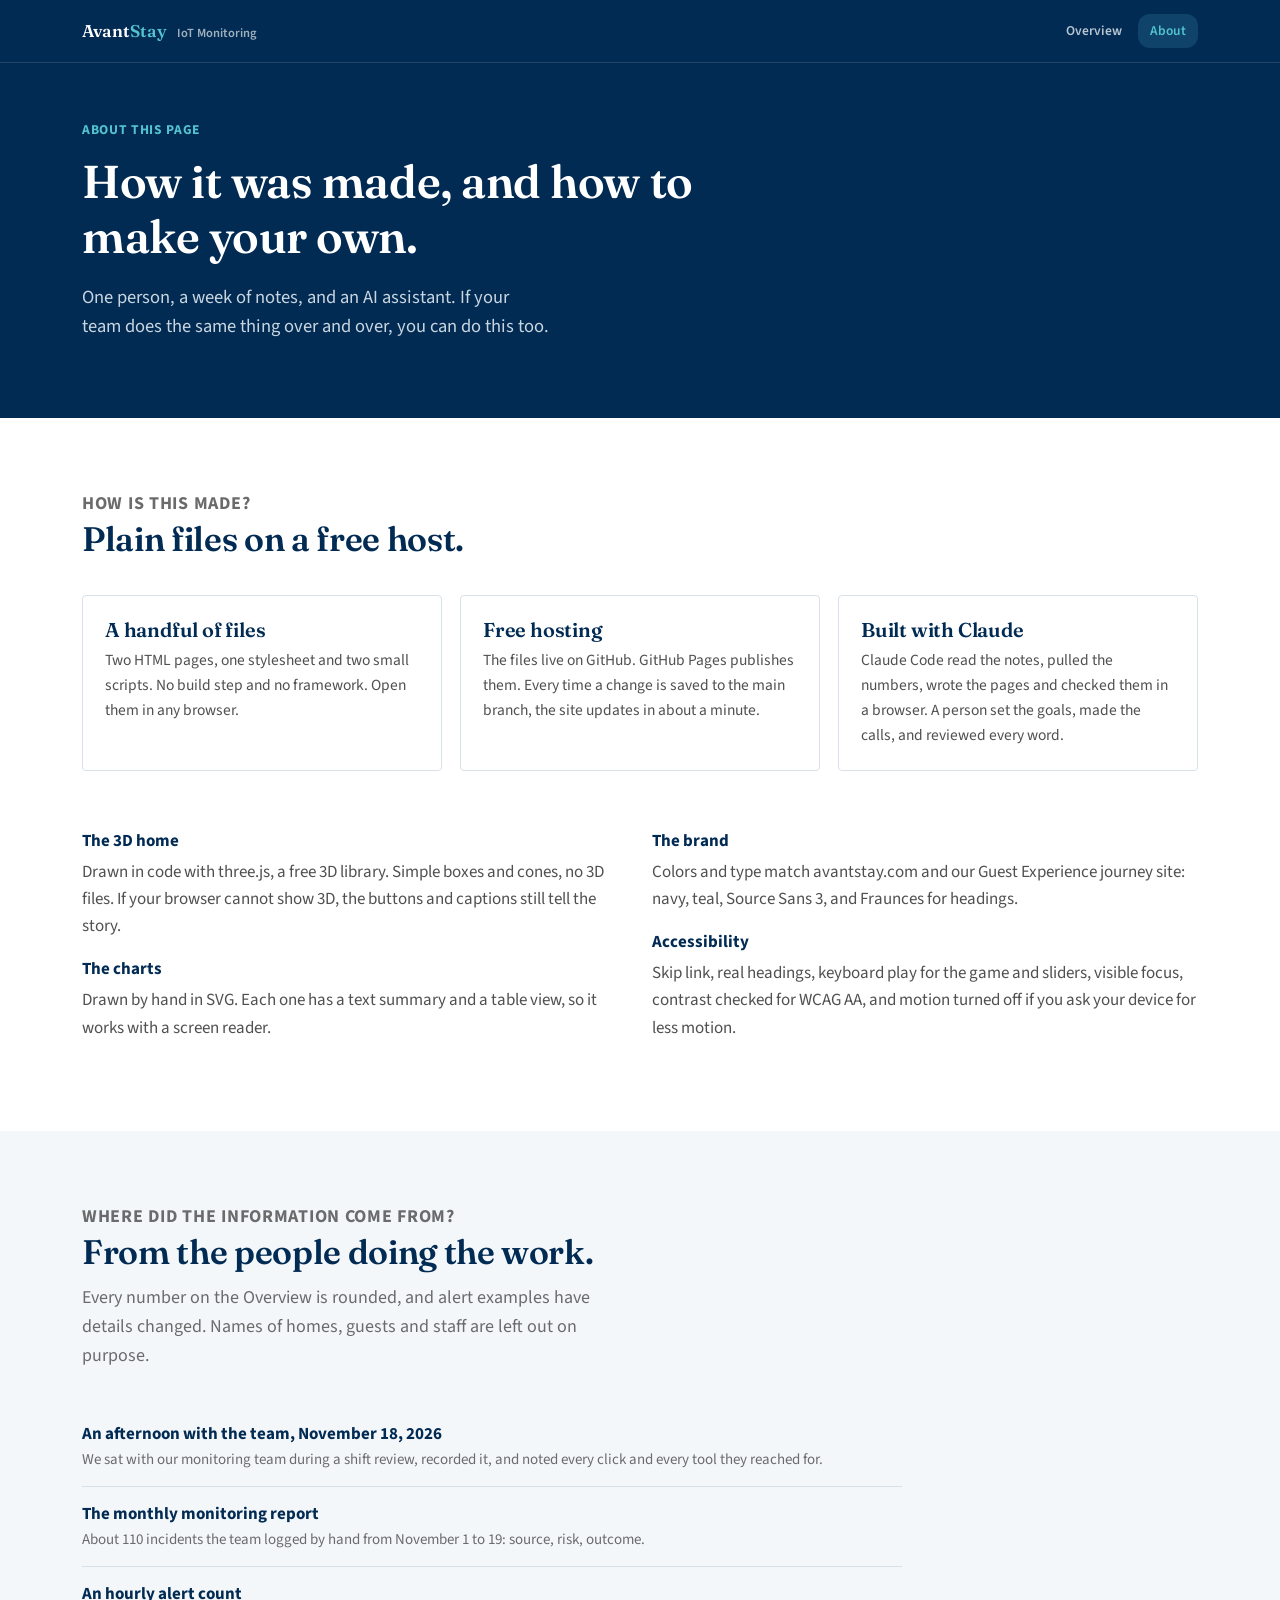
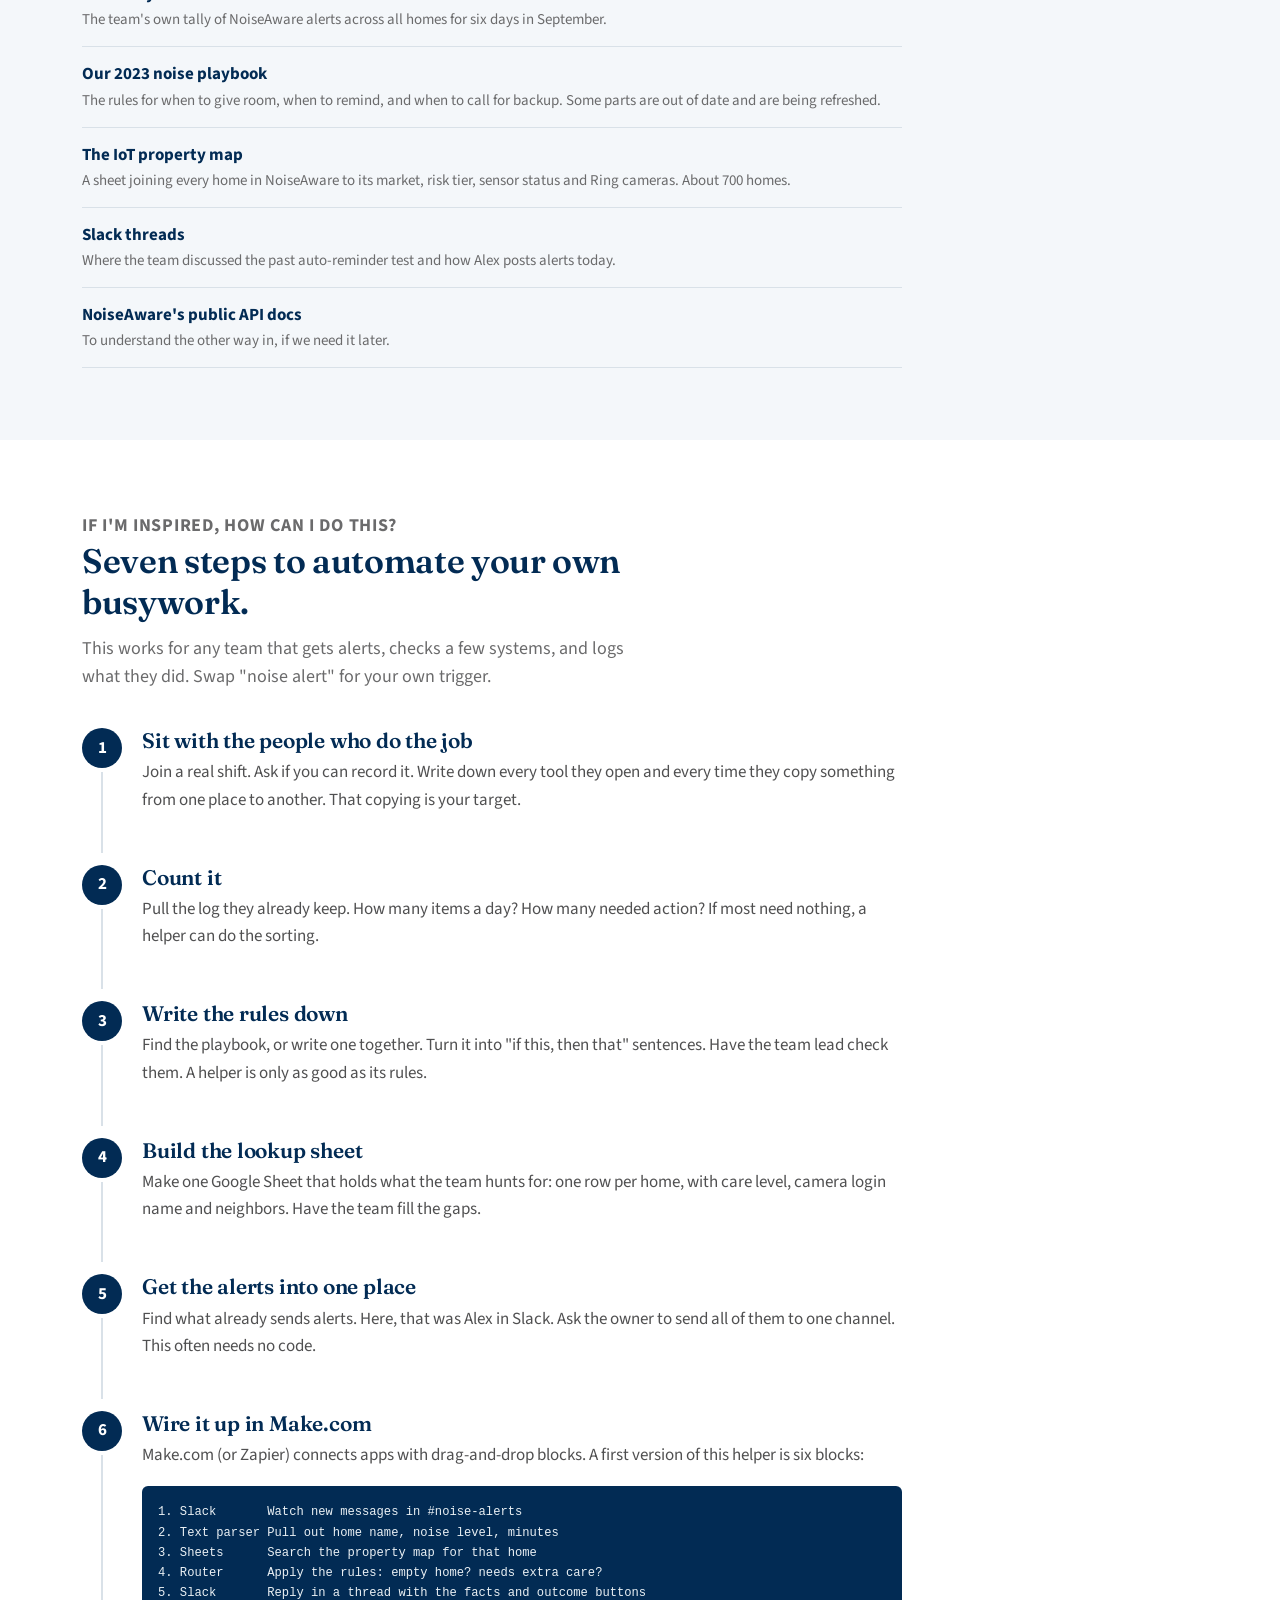
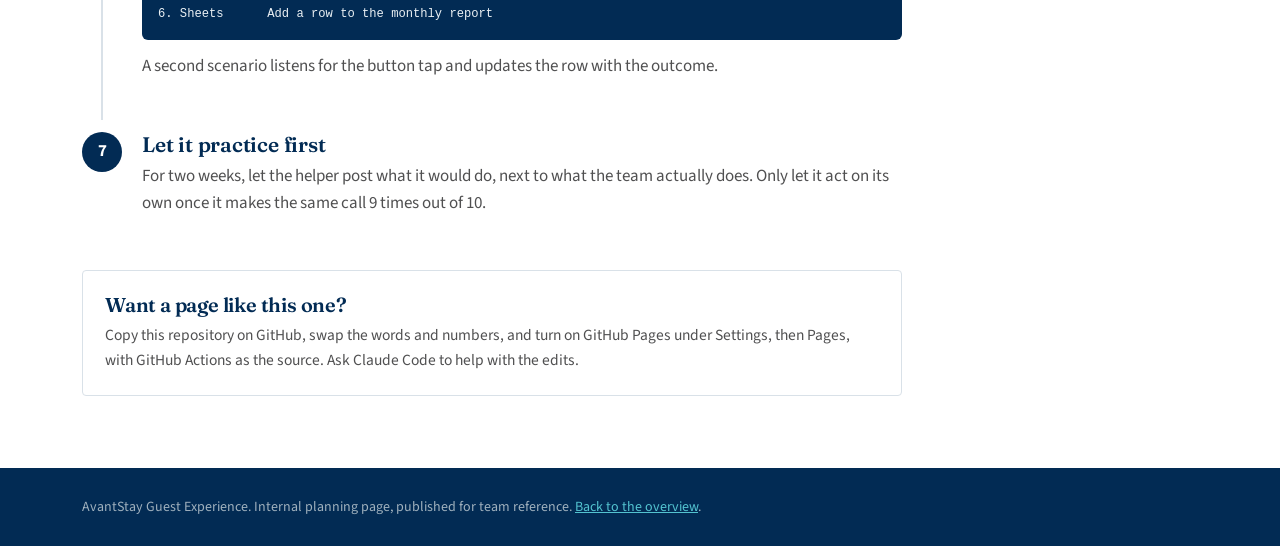
<file: about.html>
<!DOCTYPE html>
<html lang="en">
<head>
<meta charset="UTF-8">
<meta name="viewport" content="width=device-width, initial-scale=1.0">
<title>About This Page | AvantStay IoT Monitoring</title>
<meta name="description" content="How the IoT monitoring plan page was made, where its information came from, and how to build an automation like it yourself.">
<link rel="preconnect" href="https://fonts.googleapis.com">
<link rel="preconnect" href="https://fonts.gstatic.com" crossorigin>
<link href="https://fonts.googleapis.com/css2?family=Fraunces:opsz,wght@9..144,500;9..144,600;9..144,700&family=Source+Sans+3:wght@400;600;700&display=swap" rel="stylesheet">
<link rel="stylesheet" href="assets/site.css?v=5">
</head>
<body>
<a class="skip-link" href="#main">Skip to content</a>

<header class="topbar on-dark">
  <div class="wrap">
    <a class="wordmark" href="./">Avant<span>Stay</span><small>IoT Monitoring</small></a>
    <nav class="topnav" aria-label="Pages">
      <a href="./">Overview</a>
      <a href="about.html" aria-current="page">About</a>
    </nav>
  </div>
</header>

<main id="main">

<section class="hero on-dark" aria-labelledby="about-title">
  <div class="wrap">
    <p class="eyebrow">About this page</p>
    <h1 id="about-title" style="max-width:20ch">How it was made, and how to make your own.</h1>
    <p class="lede">One person, a week of notes, and an AI assistant. If your team does the same thing over and over, you can do this too.</p>
  </div>
</section>

<section aria-labelledby="made-title">
  <div class="wrap">
    <div class="section-head">
      <p class="tag">How is this made?</p>
      <h2 id="made-title">Plain files on a free host.</h2>
    </div>
    <div class="grid-3">
      <div class="card">
        <h3 style="margin-top:0">A handful of files</h3>
        <p>Two HTML pages, one stylesheet and two small scripts. No build step and no framework. Open them in any browser.</p>
      </div>
      <div class="card">
        <h3 style="margin-top:0">Free hosting</h3>
        <p>The files live on GitHub. GitHub Pages publishes them. Every time a change is saved to the main branch, the site updates in about a minute.</p>
      </div>
      <div class="card">
        <h3 style="margin-top:0">Built with Claude</h3>
        <p>Claude Code read the notes, pulled the numbers, wrote the pages and checked them in a browser. A person set the goals, made the calls, and reviewed every word.</p>
      </div>
    </div>
    <div class="grid-2" style="margin-top:24px">
      <dl class="prd">
        <dt>The 3D home</dt>
        <dd>Drawn in code with three.js, a free 3D library. Simple boxes and cones, no 3D files. If your browser cannot show 3D, the buttons and captions still tell the story.</dd>
        <dt>The charts</dt>
        <dd>Drawn by hand in SVG. Each one has a text summary and a table view, so it works with a screen reader.</dd>
      </dl>
      <dl class="prd">
        <dt>The brand</dt>
        <dd>Colors and type match avantstay.com and our Guest Experience journey site: navy, teal, Source Sans 3, and Fraunces for headings.</dd>
        <dt>Accessibility</dt>
        <dd>Skip link, real headings, keyboard play for the game and sliders, visible focus, contrast checked for WCAG AA, and motion turned off if you ask your device for less motion.</dd>
      </dl>
    </div>
  </div>
</section>

<section class="alt" aria-labelledby="source-title">
  <div class="wrap">
    <div class="section-head">
      <p class="tag">Where did the information come from?</p>
      <h2 id="source-title">From the people doing the work.</h2>
      <p>Every number on the Overview is rounded, and alert examples have details changed. Names of homes, guests and staff are left out on purpose.</p>
    </div>
    <ul class="source-list" style="max-width:820px">
      <li><b>An afternoon with the team, November 18, 2026</b><span>We sat with our monitoring team during a shift review, recorded it, and noted every click and every tool they reached for.</span></li>
      <li><b>The monthly monitoring report</b><span>About 110 incidents the team logged by hand from November 1 to 19: source, risk, outcome.</span></li>
      <li><b>An hourly alert count</b><span>The team's own tally of NoiseAware alerts across all homes for six days in September.</span></li>
      <li><b>Our 2023 noise playbook</b><span>The rules for when to give room, when to remind, and when to call for backup. Some parts are out of date and are being refreshed.</span></li>
      <li><b>The IoT property map</b><span>A sheet joining every home in NoiseAware to its market, risk tier, sensor status and Ring cameras. About 700 homes.</span></li>
      <li><b>Slack threads</b><span>Where the team discussed the past auto-reminder test and how Alex posts alerts today.</span></li>
      <li><b>NoiseAware's public API docs</b><span>To understand the other way in, if we need it later.</span></li>
    </ul>
  </div>
</section>

<section aria-labelledby="diy-title">
  <div class="wrap">
    <div class="section-head">
      <p class="tag">If I'm inspired, how can I do this?</p>
      <h2 id="diy-title">Seven steps to automate your own busywork.</h2>
      <p>This works for any team that gets alerts, checks a few systems, and logs what they did. Swap "noise alert" for your own trigger.</p>
    </div>
    <ol class="steps" style="max-width:820px">
      <li>
        <h3>Sit with the people who do the job</h3>
        <p>Join a real shift. Ask if you can record it. Write down every tool they open and every time they copy something from one place to another. That copying is your target.</p>
      </li>
      <li>
        <h3>Count it</h3>
        <p>Pull the log they already keep. How many items a day? How many needed action? If most need nothing, a helper can do the sorting.</p>
      </li>
      <li>
        <h3>Write the rules down</h3>
        <p>Find the playbook, or write one together. Turn it into "if this, then that" sentences. Have the team lead check them. A helper is only as good as its rules.</p>
      </li>
      <li>
        <h3>Build the lookup sheet</h3>
        <p>Make one Google Sheet that holds what the team hunts for: one row per home, with care level, camera login name and neighbors. Have the team fill the gaps.</p>
      </li>
      <li>
        <h3>Get the alerts into one place</h3>
        <p>Find what already sends alerts. Here, that was Alex in Slack. Ask the owner to send all of them to one channel. This often needs no code.</p>
      </li>
      <li>
        <h3>Wire it up in Make.com</h3>
        <p>Make.com (or Zapier) connects apps with drag-and-drop blocks. A first version of this helper is six blocks:</p>
        <pre><code>1. Slack       Watch new messages in #noise-alerts
2. Text parser Pull out home name, noise level, minutes
3. Sheets      Search the property map for that home
4. Router      Apply the rules: empty home? needs extra care?
5. Slack       Reply in a thread with the facts and outcome buttons
6. Sheets      Add a row to the monthly report</code></pre>
        <p>A second scenario listens for the button tap and updates the row with the outcome.</p>
      </li>
      <li>
        <h3>Let it practice first</h3>
        <p>For two weeks, let the helper post what it would do, next to what the team actually does. Only let it act on its own once it makes the same call 9 times out of 10.</p>
      </li>
    </ol>
    <div class="card" style="max-width:820px;margin-top:8px">
      <h3 style="margin-top:0">Want a page like this one?</h3>
      <p>Copy this repository on GitHub, swap the words and numbers, and turn on GitHub Pages under Settings, then Pages, with GitHub Actions as the source. Ask Claude Code to help with the edits.</p>
    </div>
  </div>
</section>

</main>

<footer class="site-footer on-dark">
  <div class="wrap">AvantStay Guest Experience. Internal planning page, published for team reference. <a href="./">Back to the overview</a>.</div>
</footer>
</body>
</html>
</file>
<file: assets/site.css>
/* AvantStay IoT Monitoring: shared styles.
   Tokens match the GX Journey site (avantstay.com brand). */
:root{
  /* Brand */
  --ink:#022B54;        /* navy: headings, dark surfaces */
  --accent:#53C3D0;     /* teal: accents on dark surfaces only */
  --link:#1C5D9F;

  /* Neutrals */
  --paper:#FFFFFF;
  --surface:#F4F7FA;
  --line:#D9E1E8;
  --text:#505051;
  --muted:#6B6B6C;
  --on-dark:#C9D6E0;
  --on-dark-muted:#9FB0BD;

  /* Data and state (AA on white) */
  --c1:#2F5E8C;  /* slate blue */
  --c2:#A34E34;  /* rust */
  --c3:#0C6270;  /* deep teal */
  --c4:#7F6119;  /* olive */
  --quiet:#C5D1DC; /* de-emphasis bars */
  --good:#0C6270;
  --warn:#7F6119;
  --bad:#A34E34;

  --focus:#0C6270;
  --radius:4px;
}
*{box-sizing:border-box;}
html{-webkit-text-size-adjust:100%;scroll-behavior:smooth;}
body{
  margin:0;background:var(--paper);color:var(--text);
  font-family:'Source Sans 3','Source Sans Pro',-apple-system,BlinkMacSystemFont,sans-serif;
  font-size:17px;line-height:1.6;
}
h1,h2,h3,h4{font-family:'Fraunces',Georgia,serif;font-weight:600;letter-spacing:-0.01em;color:var(--ink);line-height:1.2;}
p{margin:0 0 1em;}
a{color:var(--link);}
img{max-width:100%;}
.wrap{max-width:1180px;margin:0 auto;padding:0 32px;}
.narrow{max-width:68ch;}

/* Accessibility */
.skip-link{position:absolute;left:12px;top:-48px;z-index:100;background:var(--ink);color:#fff;padding:10px 16px;border-radius:2px;font-weight:600;font-size:14px;text-decoration:none;transition:top .15s ease;}
.skip-link:focus{top:12px;}
:focus-visible{outline:3px solid var(--focus);outline-offset:2px;}
.on-dark :focus-visible{outline-color:var(--accent);}
.sr-only{position:absolute;width:1px;height:1px;padding:0;margin:-1px;overflow:hidden;clip:rect(0,0,0,0);white-space:nowrap;border:0;}
@media (prefers-reduced-motion:reduce){*{transition:none!important;animation:none!important;scroll-behavior:auto!important;}}

/* Top bar */
.topbar{background:var(--ink);border-bottom:1px solid rgba(255,255,255,0.12);}
.topbar .wrap{display:flex;align-items:center;justify-content:space-between;gap:16px;padding-top:14px;padding-bottom:14px;flex-wrap:wrap;}
.wordmark{font-family:'Fraunces',serif;font-weight:600;color:#fff;font-size:17px;text-decoration:none;}
.wordmark span{color:var(--accent);}
.wordmark small{font-family:'Source Sans 3',sans-serif;font-weight:600;font-size:12.5px;color:var(--on-dark-muted);margin-left:10px;}
.topnav{display:flex;gap:4px;flex-wrap:wrap;}
.topnav a{font-size:13.5px;font-weight:600;color:#B9C6D1;text-decoration:none;padding:6px 12px;border-radius:12px;}
.topnav a:hover{color:#fff;}
.topnav a[aria-current="page"]{background:rgba(83,195,208,0.16);color:var(--accent);}

/* Hero */
.hero{background:var(--ink);color:#EAF0F4;padding:56px 0 48px;overflow:hidden;}
.hero-grid{display:grid;grid-template-columns:1.05fr 1fr;gap:40px;align-items:center;}
.eyebrow{color:var(--accent);font-size:13.5px;font-weight:700;margin-bottom:14px;text-transform:uppercase;letter-spacing:0.05em;}
.hero h1{font-size:46px;color:#fff;margin:0 0 18px;max-width:15ch;}
.hero p.lede{max-width:52ch;font-size:18.5px;color:var(--on-dark);margin:0 0 28px;}
.stat-row{display:grid;grid-template-columns:repeat(4,1fr);gap:20px;border-top:1px solid rgba(255,255,255,0.18);padding:24px 0 0;list-style:none;margin:36px 0 0;}
.stat .num{font-family:'Source Sans 3',sans-serif;font-weight:700;font-size:34px;color:#fff;line-height:1.1;}
.stat .label{font-size:14px;color:var(--on-dark-muted);}

/* 3D stage */
.stage3d{position:relative;aspect-ratio:1/0.86;border-radius:8px;background:radial-gradient(120% 90% at 50% 30%,#0B3C6B 0%,#022B54 70%);border:1px solid rgba(255,255,255,0.12);}
.stage3d canvas{display:block;width:100%;height:100%;border-radius:8px;cursor:grab;touch-action:pan-y;}
.stage3d canvas:active{cursor:grabbing;}
.stage3d .fallback[hidden]{display:none;}
.stage3d .fallback{position:absolute;inset:0;display:flex;align-items:center;justify-content:center;padding:24px;text-align:center;color:var(--on-dark);font-size:15px;}
.layer-tabs{display:flex;gap:6px;flex-wrap:wrap;margin-top:14px;}
.layer-tabs button{font:inherit;font-size:14px;font-weight:700;color:#EAF0F4;background:rgba(255,255,255,0.06);border:1px solid rgba(255,255,255,0.22);border-radius:16px;padding:6px 14px;cursor:pointer;}
.layer-tabs button[aria-pressed="true"]{background:var(--accent);border-color:var(--accent);color:var(--ink);}
.layer-caption{min-height:3.2em;margin:12px 0 0;font-size:15px;color:var(--on-dark);}
.layer-caption b{color:#fff;}
.hint{font-size:12.5px;color:var(--on-dark-muted);margin-top:6px;}
.floating-card{position:absolute;pointer-events:none;background:#fff;color:var(--ink);border-radius:6px;padding:8px 10px;font-size:12.5px;line-height:1.35;box-shadow:0 6px 18px rgba(0,0,0,0.25);transform:translate(-50%,-110%);opacity:0;transition:opacity .25s ease;max-width:200px;}
.floating-card.show{opacity:1;}
.floating-card b{display:block;font-size:11px;text-transform:uppercase;letter-spacing:0.04em;color:var(--c3);}

/* Sections */
section{padding:72px 0;}
section.alt{background:var(--surface);}
section.dark{background:var(--ink);color:#EAF0F4;}
section.dark h2,section.dark h3{color:#fff;}
section.dark .section-head p{color:var(--on-dark);}
section.dark .tag{color:var(--accent);}
.section-head{margin-bottom:36px;max-width:68ch;}
.tag{font-size:13px;font-weight:700;color:var(--c2);margin-bottom:8px;text-transform:uppercase;letter-spacing:0.04em;}
.section-head h2{font-size:34px;margin:0 0 12px;}
.section-head p{color:var(--muted);margin:0;font-size:18px;}

/* Cards */
.grid-4{display:grid;grid-template-columns:repeat(4,1fr);gap:18px;list-style:none;margin:0;padding:0;}
.grid-3{display:grid;grid-template-columns:repeat(3,1fr);gap:18px;list-style:none;margin:0;padding:0;}
.grid-2{display:grid;grid-template-columns:repeat(2,1fr);gap:24px;}
.card{background:var(--paper);border:1px solid var(--line);border-radius:var(--radius);padding:22px;}
section.alt .card{background:var(--paper);}
.card h3{font-size:20px;margin:10px 0 6px;}
.card p{font-size:15.5px;margin:0;}
.card .icon{width:40px;height:40px;border-radius:50%;display:flex;align-items:center;justify-content:center;background:var(--surface);color:var(--ink);}
.card .icon svg{width:22px;height:22px;}
.card .who{font-size:12.5px;font-weight:700;text-transform:uppercase;letter-spacing:0.04em;color:var(--c3);margin-top:12px;}

/* Big quote / pull number */
.pull{font-family:'Fraunces',serif;font-size:28px;line-height:1.3;color:var(--ink);max-width:30ch;margin:0 0 8px;}

/* Charts */
.chart-card{background:var(--paper);border:1px solid var(--line);border-radius:var(--radius);padding:22px 22px 14px;position:relative;}
.chart-card h3{font-family:'Source Sans 3',sans-serif;font-size:17px;font-weight:700;margin:0 0 2px;}
.chart-card .sub{font-size:14px;color:var(--muted);margin:0 0 14px;}
.chart svg{display:block;width:100%;height:auto;overflow:visible;}
.chart .axis text{font-size:11px;fill:var(--muted);font-variant-numeric:tabular-nums;}
.chart .grid line{stroke:#E8EDF2;stroke-width:1;}
.chart .baseline{stroke:#B9C6D1;stroke-width:1;}
.chart .bar{cursor:default;}
.chart .bar:hover,.chart .bar:focus{opacity:.85;}
.chart .annot{font-size:12px;fill:var(--ink);font-weight:700;}
.legend{display:flex;gap:14px;flex-wrap:wrap;list-style:none;margin:12px 0 0;padding:0;font-size:13.5px;color:var(--text);}
.legend .sw{display:inline-block;width:10px;height:10px;border-radius:2px;margin-right:6px;vertical-align:0;}
.tooltip{position:absolute;pointer-events:none;background:var(--ink);color:#fff;font-size:13px;line-height:1.35;padding:7px 10px;border-radius:4px;white-space:nowrap;opacity:0;transform:translate(-50%,-100%);transition:opacity .12s;z-index:5;}
.tooltip.show{opacity:1;}
.segbar{display:flex;gap:2px;height:28px;margin:6px 0 4px;}
.segbar .seg{border-radius:4px;color:#fff;font-size:13px;font-weight:700;display:flex;align-items:center;padding-left:8px;white-space:nowrap;overflow:hidden;}
details.table-view{margin-top:10px;font-size:14px;}
details.table-view summary{cursor:pointer;color:var(--link);font-weight:600;}
.table-scroll{overflow-x:auto;border:1px solid var(--line);border-radius:var(--radius);margin-top:8px;}
table{width:100%;border-collapse:collapse;font-size:14px;background:var(--paper);}
th,td{text-align:left;padding:8px 12px;border-bottom:1px solid var(--line);vertical-align:top;}
thead th{background:var(--surface);color:var(--ink);font-weight:700;}
td.num,th.num{text-align:right;font-variant-numeric:tabular-nums;}
caption{text-align:left;font-weight:700;color:var(--ink);padding:10px 12px;}

/* Flow: today vs tomorrow */
.flow{list-style:none;margin:0;padding:0;counter-reset:step;}
.flow li{position:relative;padding:12px 14px 12px 50px;border:1px solid var(--line);border-radius:var(--radius);background:var(--paper);margin-bottom:8px;font-size:15.5px;}
.flow li::before{counter-increment:step;content:counter(step);position:absolute;left:12px;top:11px;width:26px;height:26px;border-radius:50%;background:var(--surface);color:var(--ink);font-weight:700;font-size:13.5px;display:flex;align-items:center;justify-content:center;}
.flow li.manual{border-left:4px solid var(--bad);}
.flow li.bot{border-left:4px solid var(--good);}
.flow li.human{border-left:4px solid var(--c1);}
.flow .time{float:right;font-size:13px;color:var(--muted);font-variant-numeric:tabular-nums;margin-left:10px;}
.flow-head{display:flex;align-items:baseline;justify-content:space-between;gap:12px;margin-bottom:12px;}
.flow-head h3{margin:0;font-size:22px;}
.flow-total{font-weight:700;color:var(--ink);font-size:15px;}
.key{display:flex;gap:16px;flex-wrap:wrap;list-style:none;padding:0;margin:0 0 20px;font-size:14px;}
.key li::before{content:"";display:inline-block;width:14px;height:4px;margin-right:6px;vertical-align:3px;border-radius:2px;background:var(--k);}

/* Game */
.game{background:var(--paper);border:1px solid var(--line);border-radius:8px;padding:28px;max-width:860px;}
.game-top{display:flex;justify-content:space-between;align-items:center;gap:12px;margin-bottom:16px;font-size:14px;color:var(--muted);flex-wrap:wrap;}
.score{font-weight:700;color:var(--ink);}
.alert-card{border:1px solid var(--line);border-left:5px solid var(--bad);border-radius:6px;padding:18px 20px;background:#FFFCFA;}
.alert-card .alert-title{font-weight:700;color:var(--ink);font-size:18px;margin:0 0 8px;}
.alert-card dl{display:grid;grid-template-columns:max-content 1fr;gap:4px 16px;margin:0;font-size:15px;}
.alert-card dt{color:var(--muted);}
.alert-card dd{margin:0;color:var(--ink);}
.meter{height:8px;border-radius:4px;background:#F1DCD5;margin-top:4px;overflow:hidden;max-width:220px;}
.meter span{display:block;height:100%;background:var(--bad);border-radius:4px;}
.choices{display:grid;grid-template-columns:repeat(4,1fr);gap:10px;margin:18px 0 0;}
.choices button,.btn{font:inherit;font-size:15px;font-weight:700;padding:12px 10px;border-radius:6px;border:1.5px solid var(--ink);background:#fff;color:var(--ink);cursor:pointer;}
.choices button:hover,.btn:hover{background:var(--surface);}
.choices button[disabled]{cursor:default;opacity:.55;}
.choices button.picked{background:var(--ink);color:#fff;opacity:1;}
.btn.primary{background:var(--ink);color:#fff;}
.verdict{margin-top:18px;padding:16px 18px;border-radius:6px;background:var(--surface);font-size:15.5px;}
.verdict .label{font-weight:700;color:var(--ink);}
.verdict .botline{margin-top:8px;padding-top:8px;border-top:1px solid var(--line);}
.verdict .botline b{color:var(--c3);}

/* Calculator */
.calc{display:grid;grid-template-columns:1fr 1fr;gap:32px;align-items:start;}
.slider{margin-bottom:20px;}
.slider label{display:flex;justify-content:space-between;font-weight:700;color:var(--ink);font-size:15px;}
.slider label output{font-variant-numeric:tabular-nums;}
.slider input[type=range]{width:100%;accent-color:var(--ink);margin:8px 0 2px;}
.slider .note{font-size:13px;color:var(--muted);}
.result-grid{display:grid;grid-template-columns:1fr 1fr;gap:14px;}
.result{background:var(--paper);border:1px solid var(--line);border-radius:6px;padding:16px;}
.result .num{font-weight:700;font-size:34px;color:var(--ink);line-height:1.1;}
.result .label{font-size:14px;color:var(--muted);}
.result.hero-result{grid-column:1/-1;background:var(--ink);border-color:var(--ink);}
.result.hero-result .num{color:#fff;font-size:48px;}
.result.hero-result .label{color:var(--on-dark);}

/* Diagram */
.diagram{background:var(--paper);border:1px solid var(--line);border-radius:8px;padding:20px;}
.diagram{overflow-x:auto;}
.diagram svg{display:block;width:100%;height:auto;min-width:760px;}
.diagram text{font-family:'Source Sans 3',sans-serif;}
.packet{animation:travel 6s linear infinite;}
@keyframes travel{from{offset-distance:0%;}to{offset-distance:100%;}}

/* Phases */
.phases{list-style:none;margin:0;padding:0;display:grid;grid-template-columns:repeat(4,1fr);gap:16px;}
.phase{background:rgba(255,255,255,0.05);border:1px solid rgba(255,255,255,0.16);border-radius:6px;padding:20px;}
.phase .n{font-size:13px;font-weight:700;color:var(--accent);text-transform:uppercase;letter-spacing:0.05em;}
.phase h3{font-size:20px;margin:6px 0 8px;}
.phase p{font-size:15px;color:var(--on-dark);margin:0 0 10px;}
.phase .exit{font-size:13.5px;color:var(--on-dark-muted);border-top:1px solid rgba(255,255,255,0.14);padding-top:10px;margin:0;}
.phase .exit b{color:#fff;}

/* Lists */
.checklist{list-style:none;padding:0;margin:0;}
.checklist li{padding:10px 0 10px 30px;border-bottom:1px solid var(--line);position:relative;font-size:16px;}
.checklist li::before{content:"";position:absolute;left:4px;top:17px;width:12px;height:7px;border-left:2.5px solid var(--good);border-bottom:2.5px solid var(--good);transform:rotate(-45deg);}
.checklist.human li::before{border:none;width:10px;height:10px;border-radius:50%;background:var(--c1);top:18px;transform:none;}
.checklist.risk li::before{border:none;width:0;height:0;border-left:6px solid transparent;border-right:6px solid transparent;border-bottom:11px solid var(--warn);top:16px;transform:none;}

.prd dt{font-weight:700;color:var(--ink);margin-top:16px;}
.prd dd{margin:4px 0 0;}

/* Steps (about page) */
.steps{list-style:none;margin:0;padding:0;counter-reset:s;}
.steps li{position:relative;padding:0 0 28px 60px;}
.steps li::before{counter-increment:s;content:counter(s);position:absolute;left:0;top:0;width:40px;height:40px;border-radius:50%;background:var(--ink);color:#fff;font-weight:700;display:flex;align-items:center;justify-content:center;font-size:17px;}
.steps li::after{content:"";position:absolute;left:19px;top:44px;bottom:6px;width:2px;background:var(--line);}
.steps li:last-child::after{display:none;}
.steps h3{margin:6px 0 6px;font-size:21px;}
code,kbd{font-family:ui-monospace,SFMono-Regular,Menlo,monospace;font-size:.9em;background:var(--surface);padding:1px 5px;border-radius:3px;}
pre{background:var(--ink);color:#EAF0F4;padding:16px;border-radius:6px;overflow-x:auto;font-size:13.5px;line-height:1.5;}
pre code{background:none;padding:0;color:inherit;}
.source-list{list-style:none;padding:0;margin:0;}
.source-list li{padding:14px 0;border-bottom:1px solid var(--line);}
.source-list b{color:var(--ink);}
.source-list span{display:block;font-size:15px;color:var(--muted);}

footer.site-footer{background:var(--ink);color:var(--on-dark-muted);font-size:14px;padding:28px 0;}
footer.site-footer a{color:var(--accent);}

/* Responsive */
@media (max-width:980px){
  .hero-grid,.grid-2,.calc{grid-template-columns:1fr;}
  .grid-4,.phases{grid-template-columns:repeat(2,1fr);}
  .grid-3{grid-template-columns:1fr;}
  .stat-row{grid-template-columns:repeat(2,1fr);}
}
@media (max-width:620px){
  .wrap{padding:0 16px;}
  .hero h1{font-size:34px;}
  .section-head h2{font-size:28px;}
  .grid-4,.phases,.choices,.result-grid{grid-template-columns:1fr;}
  .choices{grid-template-columns:1fr 1fr;}
  .game{padding:18px;}
  section{padding:52px 0;}
}
@media (forced-colors:active){
  .segbar .seg,.bar{forced-color-adjust:none;}
}
</file>
